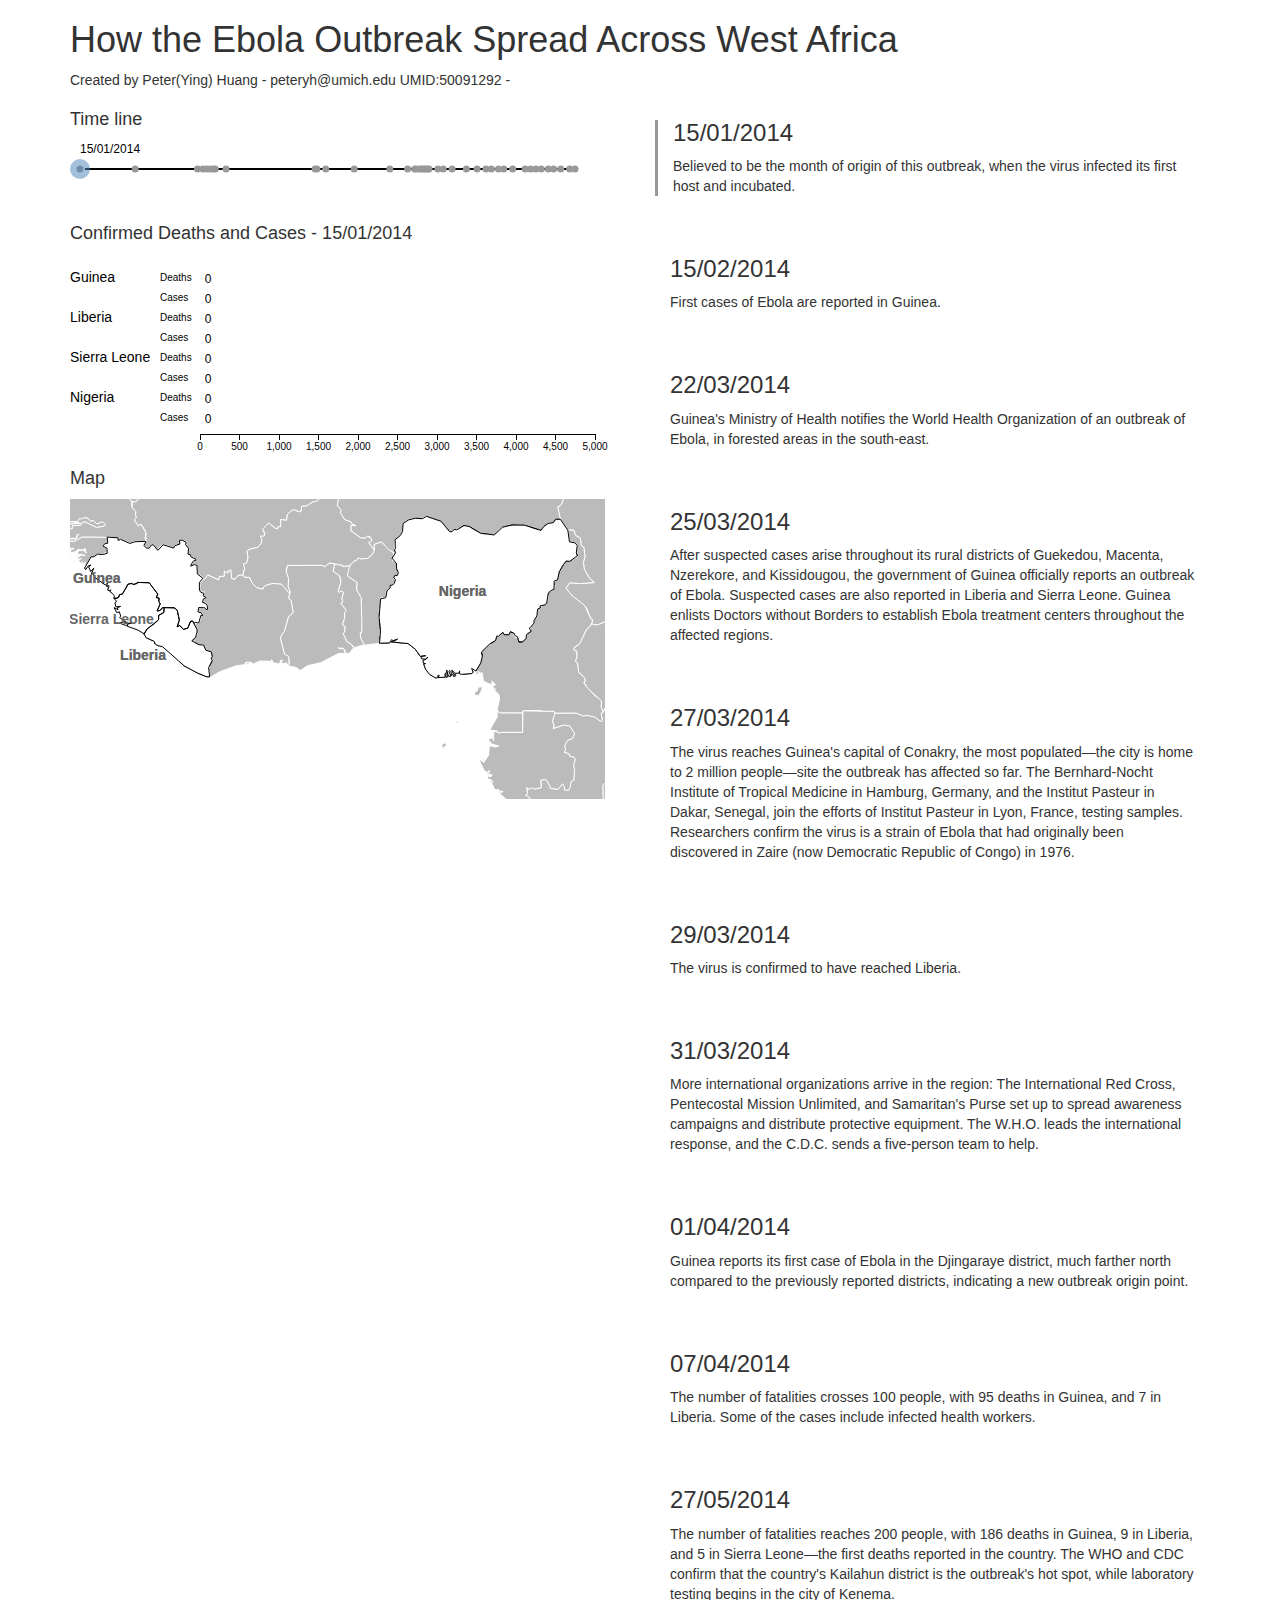
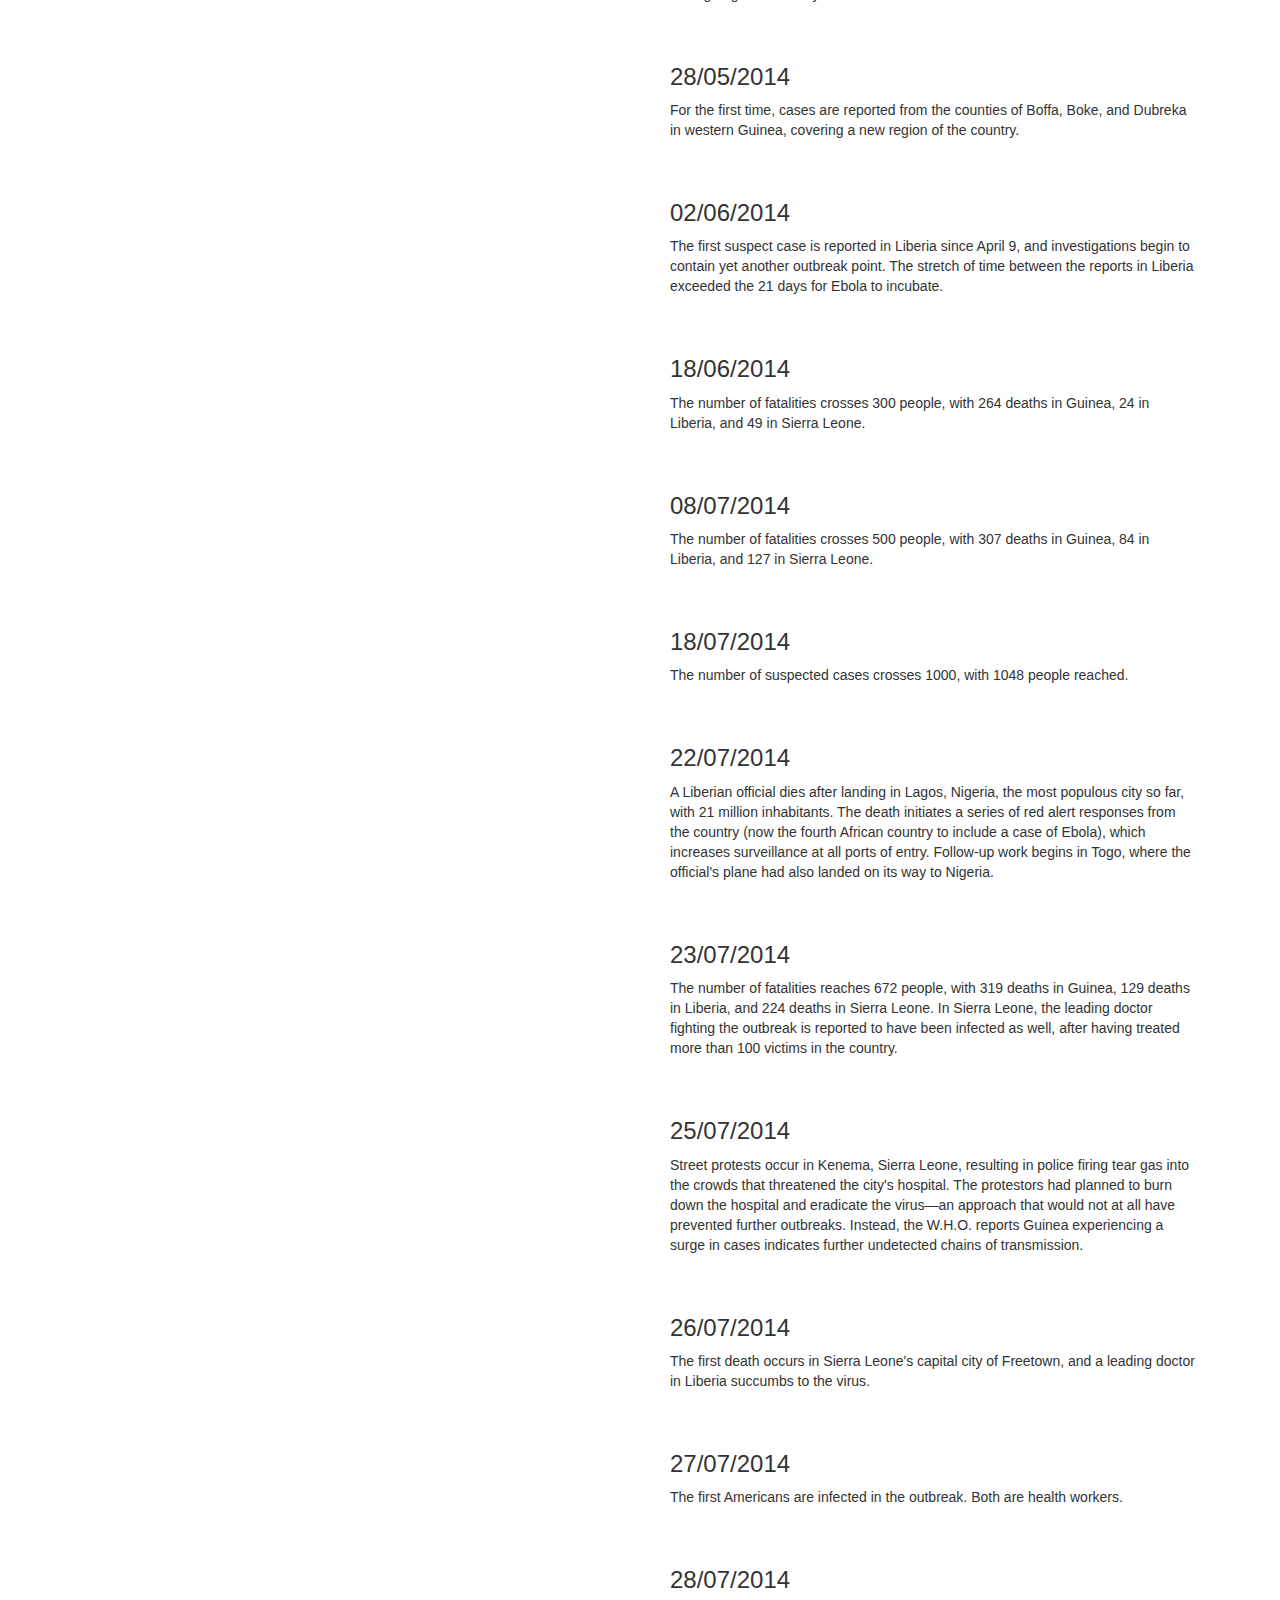
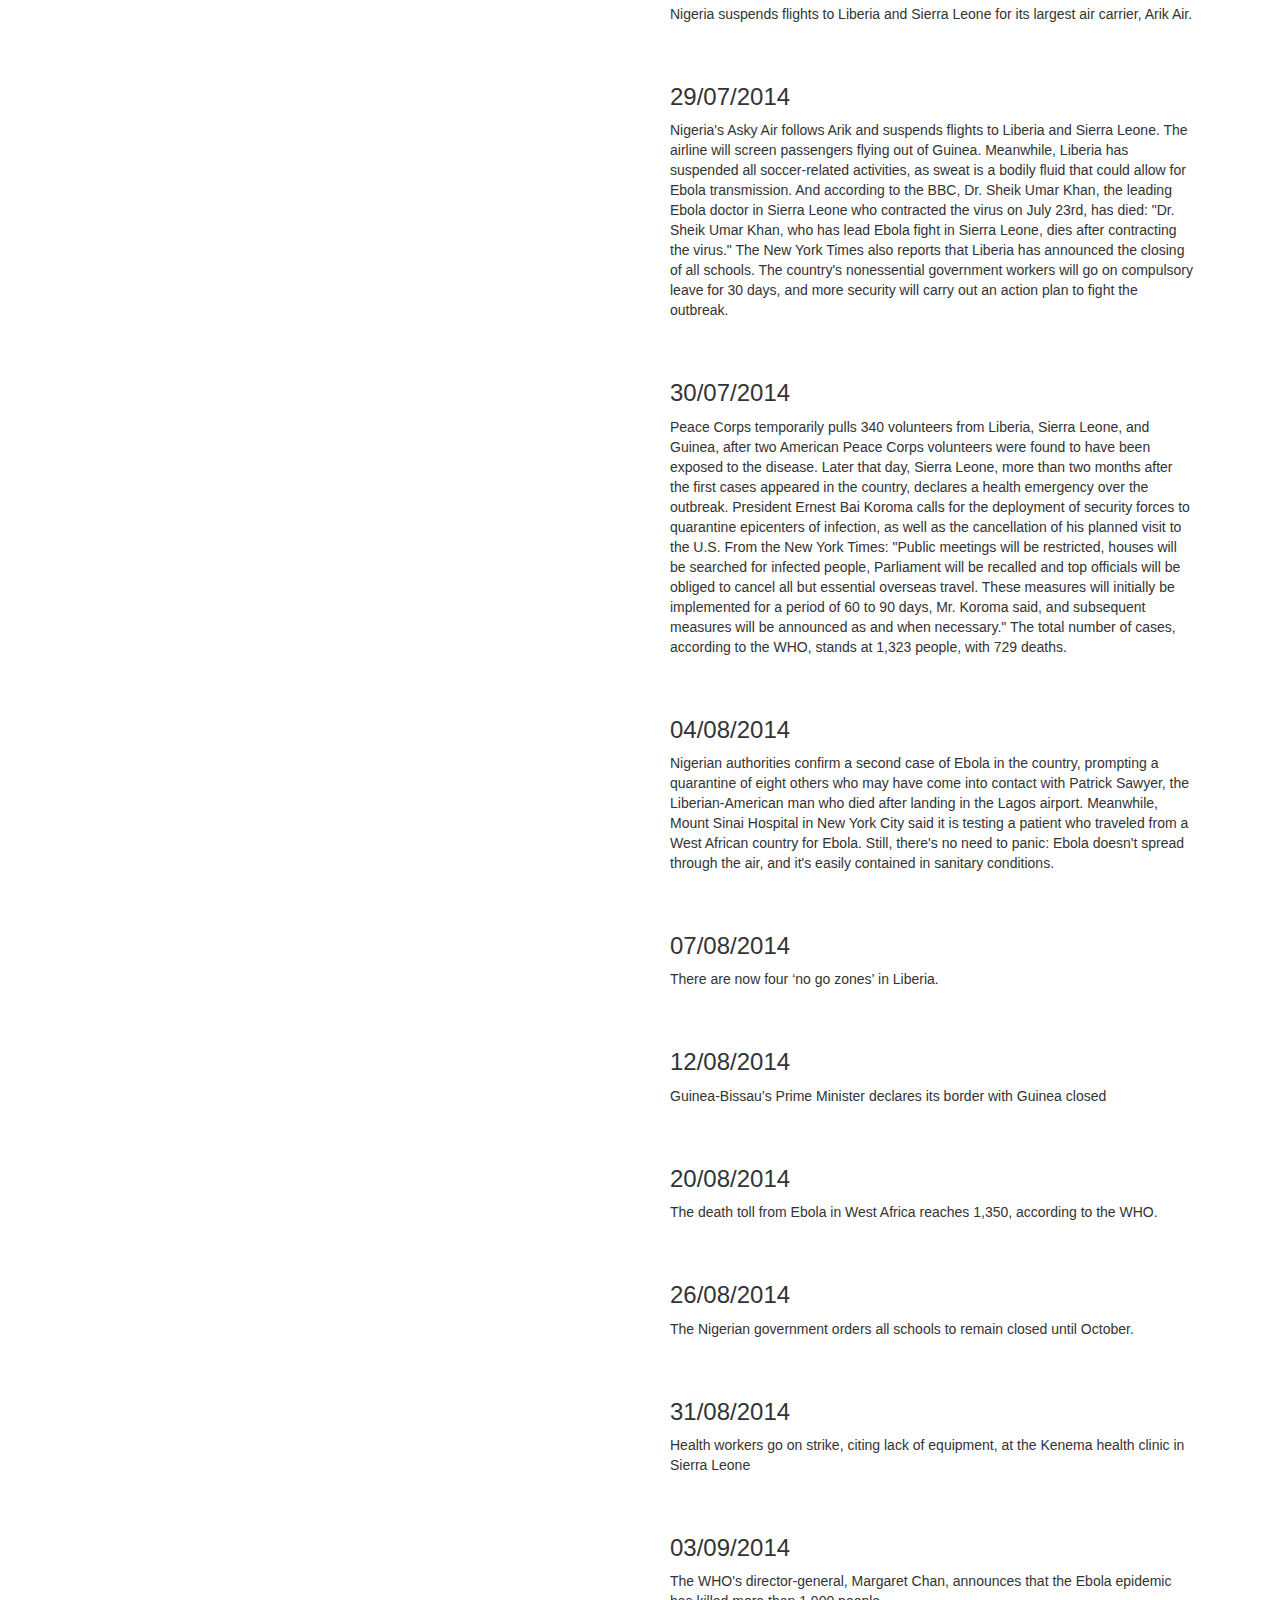
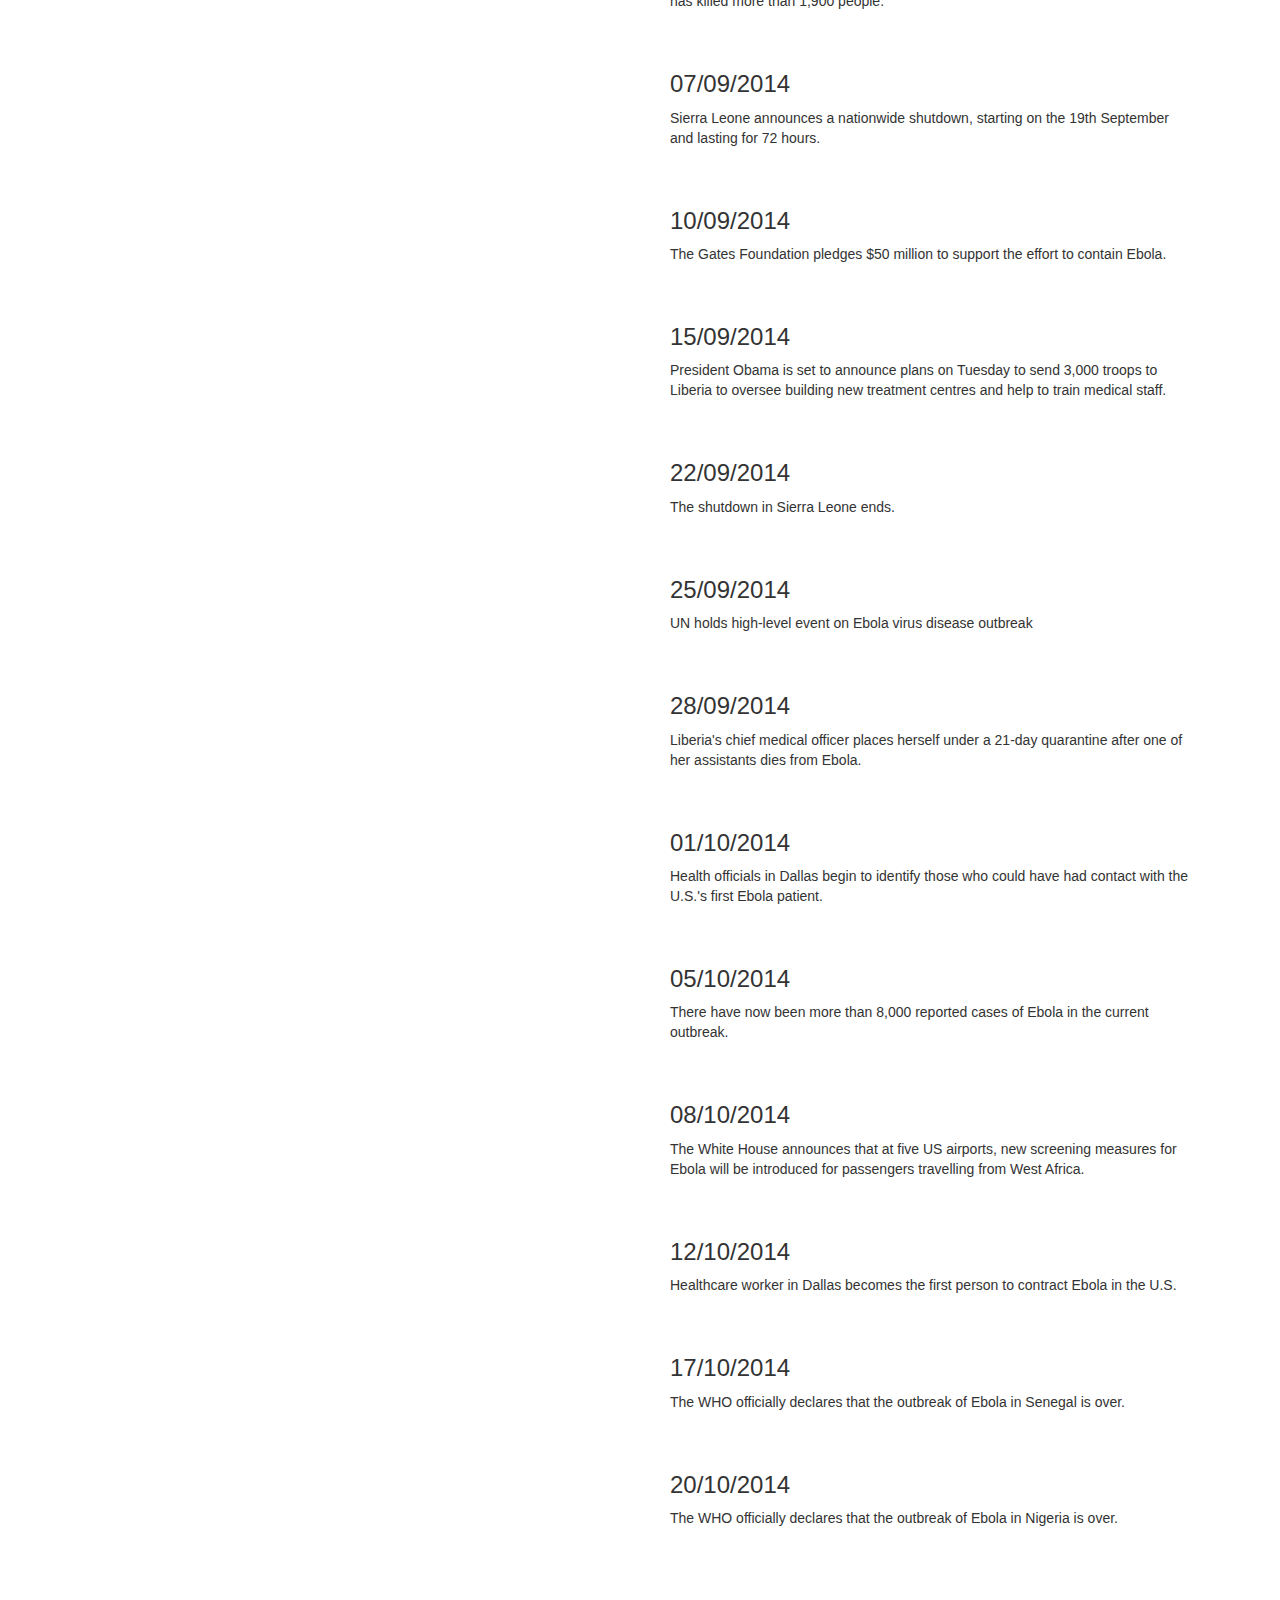
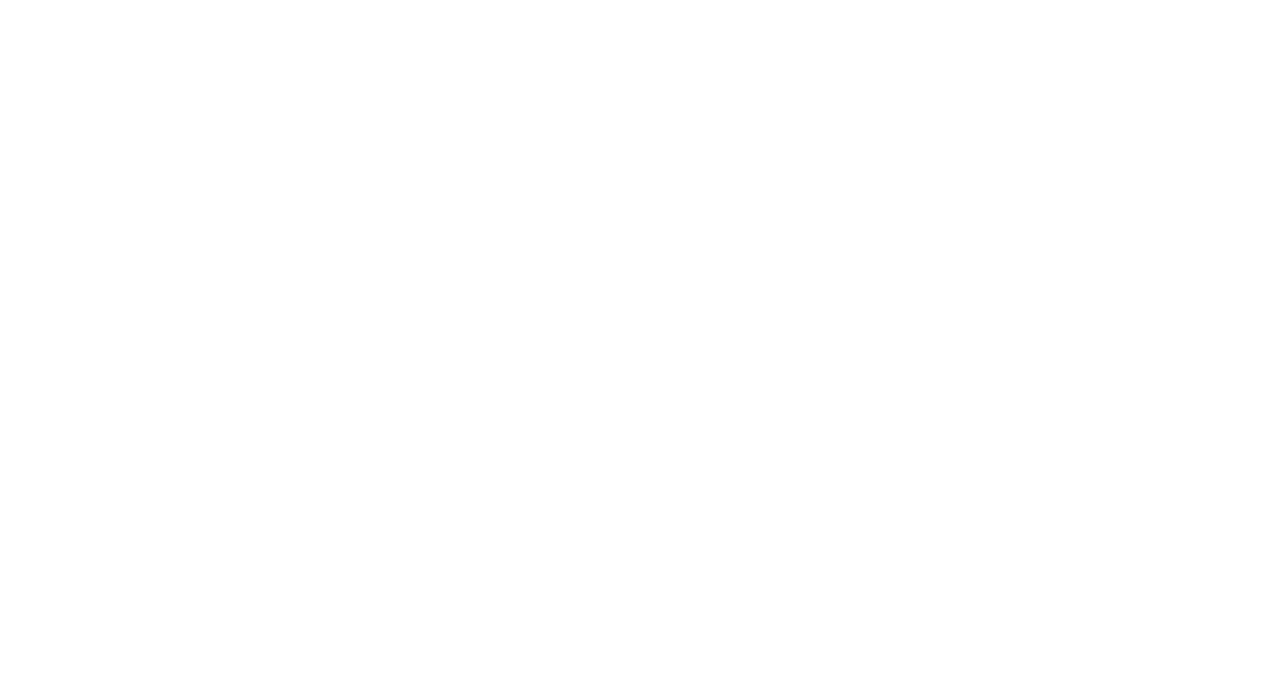
<file: index.html>
<!DOCTYPE html>

<html>
    <head>
        <title>How the Ebola Outbreak Spread Across West Africa</title>
        <meta charset="UTF-8">
        <meta name="viewport" content="width=device-width">
        <link rel="stylesheet" href="css/bootstrap.min.css">
        <link rel="stylesheet" type="text/css" href="css/site.css"/>
        <script src="js/jquery.js"></script>
        <script src="data/data.js"></script>
        <script src="data/data_vis_map.js"></script>
        <script src="js/d3.js"></script>
        <script type="text/javascript">
            var _gaq = _gaq || [];
            _gaq.push(['_setAccount', 'UA-46399763-1']);
            _gaq.push(['_trackPageview']);

            (function() {
                 var ga = document.createElement('script'); ga.type = 'text/javascript'; ga.async = true;
                 ga.src = ('https:' == document.location.protocol ? 'https://ssl' : 'http://www') + '.google-analytics.com/ga.js';
                 var s = document.getElementsByTagName('script')[0]; s.parentNode.insertBefore(ga, s);
            })();
        </script>		
    </head>
    <body>
        <div class="container">
            <div class="row">
                <div id="topbar" class="col-sm-12">
                    <h1>How the Ebola Outbreak Spread Across West Africa</h1>
                    <p>Created by Peter(Ying) Huang - peteryh@umich.edu UMID:50091292 - 
                    </p>
                </div>    
            </div>            
            <div class="row">                
                <div class="col-sm-6">
                    <div id="sticky-anchor"></div>
                    <div id="info-graphic">
                        <h4>Time line</h4>
                        <div id="timeline"></div>
                        <h4 id="barcharttitle">Confirmed Deaths and Cases - 15/01/2014</h4>
                        <div id="barchart"></div>
                        <h4>Map</h4>
                        <div id="map"></div>                        
                    </div>
                </div>
                <div id="text" class="col-sm-6"></div>
                <div id="browse">
                    <div id="Previous" class="col-xs-3 col-xs-offset-3">
                        Previous
                    </div>
                    <div id="Next" class="col-xs-3 col-xs-3">
                        Next
                    </div>                    
                </div>
            </div>            
        </div>    
        <script src="js/info_narrative.js"></script>        
    </body>
</html>
</file>
<file: css/site.css>
.para{
    margin: 10px 0px 60px 0px;
}

#endbuffer{
    height:700px;
}

.sticky {
    position: fixed;
    top: 0px;
}

.hidden{
    display:none;
}

#timeline{
    width:100%;
}

.smallfont{
    font-size:10px;
}

.cases {
    fill: steelblue;
}

.deaths {
    fill: red;
}

.axis text {
  font: 10px sans-serif;
}

.axis path,
.axis line {
  fill: none;
  stroke: #000;
  shape-rendering: crispEdges;
}

.barlabel{
    font: 12px sans-serif;
}

.highlightedpara{
    border-left-color:#999999;
    border-left-style:solid;
    border-width:3px;
}

.Country {
  stroke: white;
  stroke-width: 1px;
}

.Region {
  stroke: white;
  stroke-width: 1px;
}

#Sierra_Leone {
  stroke: black;
  stroke-width: 1px;
}

 #Nigeria {
  stroke: black;
  stroke-width: 1px;
}
 
 #Liberia {
  stroke: black;
  stroke-width: 1px;
}
 
 #Guinea {
  stroke: black;
  stroke-width: 1px;
}

.maplabel{
    font: 14px sans-serif;
    fill: #666666;
    font-weight: bold;
}
</file>
